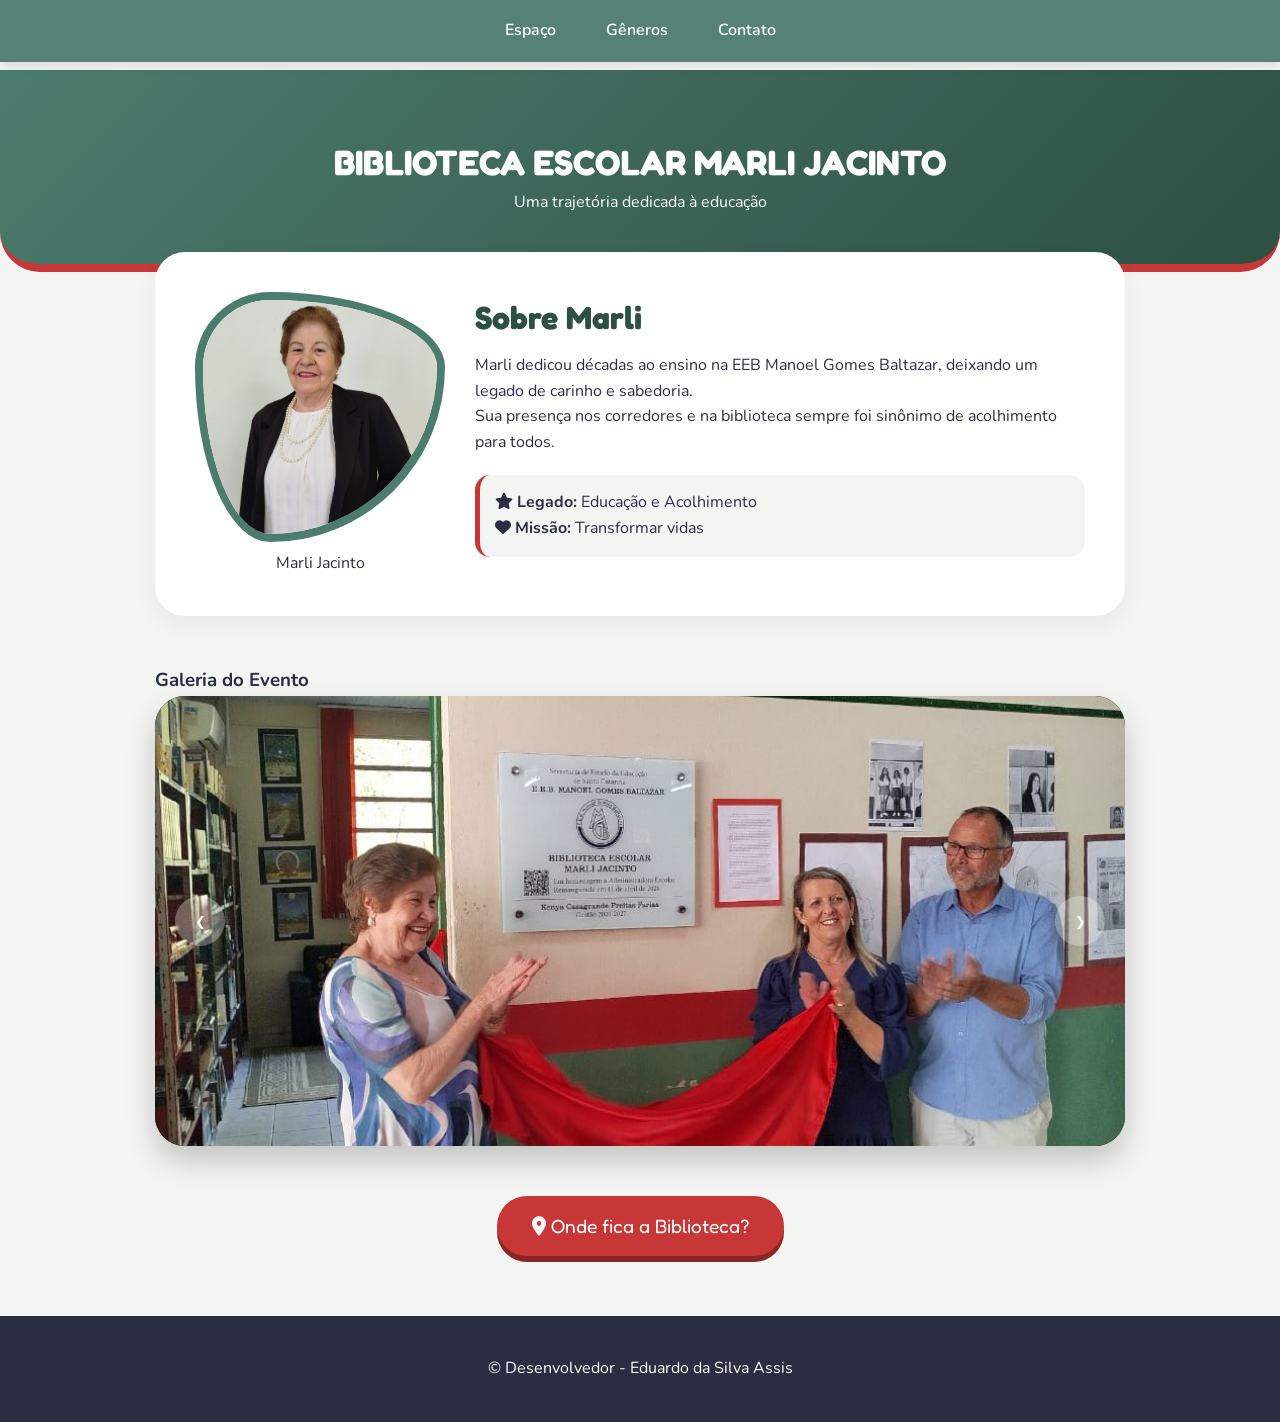
<file: index.html>
<!DOCTYPE html>
<html lang="pt-br">
<head>
    <meta charset="UTF-8">
    <meta name="viewport" content="width=device-width, initial-scale=1.0">
    <title>Biblioteca Escolar Marli Jacinto</title>
    <link rel="icon" type="image/png" href="img/icone.png">
    <link rel="stylesheet" href="style/style.css">
    <link rel="stylesheet" href="https://cdnjs.cloudflare.com/ajax/libs/font-awesome/6.0.0/css/all.min.css">
</head>
<body>

    <nav class="top-menu">
        <ul>
            <li><a href="pages/Conhecendo_biblioteca.html">Espaço</a></li>
            <li><a href="pages/generos.html">Gêneros</a></li>
            <li><a href="https://wa.me/4888347852" target="_blank">Contato</a></li>
        </ul>
    </nav>

    <header>
        <h1>BIBLIOTECA ESCOLAR MARLI JACINTO</h1>
        <p>Uma trajetória dedicada à educação</p>
    </header>

    <main class="container">
        <section class="bio-section">
            <div class="bio-photo-column">
                <div class="profile-frame">
                    <img src="img/Perfil.jpg" alt="Foto de Marli" class="main-photo" width="250" height="250" decoding="async">
                </div>
                <p class="photo-caption">Marli Jacinto</p>
            </div>

            <div class="bio-text-column">
                <div class="bio-text">
                    <h2>Sobre Marli</h2>
                    <p>Marli dedicou décadas ao ensino na EEB Manoel Gomes Baltazar, deixando um legado de carinho e sabedoria.</p>
                    <p>Sua presença nos corredores e na biblioteca sempre foi sinônimo de acolhimento para todos.</p>
                </div>
                <div class="bio-details-box">
                    <p><i class="fas fa-star icon-color"></i> <strong>Legado:</strong> Educação e Acolhimento</p>
                    <p><i class="fas fa-heart icon-color"></i> <strong>Missão:</strong> Transformar vidas</p>
                </div>
            </div>
        </section>

        <section class="carousel-container">
            <h3>Galeria do Evento</h3>
            <div class="carousel">
                <div class="carousel-item active">
                    <img src="img/evento1.jpg" alt="Evento 1" width="1000" height="450" decoding="async">
                </div>
                <div class="carousel-item">
                    <img src="img/evento2.jpg" alt="Evento 2" width="1000" height="450" loading="lazy" decoding="async">
                </div>
                <div class="carousel-item">
                    <img src="img/evento3.jpg" alt="Evento 3" width="1000" height="450" loading="lazy" decoding="async">
                </div>
                <div class="carousel-item">
                    <img src="img/evento4.jpg" alt="Evento 4" width="1000" height="450" loading="lazy" decoding="async">
                </div>
                <div class="carousel-item">
                    <img src="img/evento5.jpg" alt="Evento 5" width="1000" height="450" loading="lazy" decoding="async">
                </div>
                <div class="carousel-item">
                    <img src="img/evento6.jpg" alt="Evento 6" width="1000" height="450" loading="lazy" decoding="async">
                </div>
                <div class="carousel-item">
                    <img src="img/evento7.jpg" alt="Evento 7" width="1000" height="450" loading="lazy" decoding="async">
                </div>
                <div class="carousel-item">
                    <img src="img/evento8.jpg" alt="Evento 8" width="1000" height="450" loading="lazy" decoding="async">
                </div>
                <button class="prev" onclick="changeSlide(-1)">❮</button>
                <button class="next" onclick="changeSlide(1)">❯</button>
            </div>
        </section>

        <section class="map-section">
            <button id="btn-mapa" class="btn-interactive">
                <i class="fas fa-map-marker-alt"></i> Onde fica a Biblioteca?
            </button>
            
            <div id="map-container" class="hidden">
                <iframe 
                    src="https://www.google.com/maps/embed?pb=!1m18!1m12!1m3!1d3494.655128574193!2d-49.454166323597455!3d-28.849125876884052!2m3!1f0!2f0!3f0!3m2!1i1024!2i768!4f13.1!3m3!1m2!1s0x9522296bf859edab%3A0x41ca1a74ee0f78a7!2sEeb%20Manoel%20Gomes%20Baltazar!5e0!3m2!1spt-BR!2sbr!4v1773228024672!5m2!1spt-BR!2sbr" 
                    width="100%" 
                    height="450" 
                    style="border:0;" 
                    allowfullscreen="" 
                    loading="lazy" 
                    referrerpolicy="no-referrer-when-downgrade">
                </iframe>
            </div>
        </section>
    </main>
    <footer>
        <p>© Desenvolvedor - Eduardo da Silva Assis</p>
    </footer>

    <script src="script/script.js"></script>
</body>
</html>
</file>
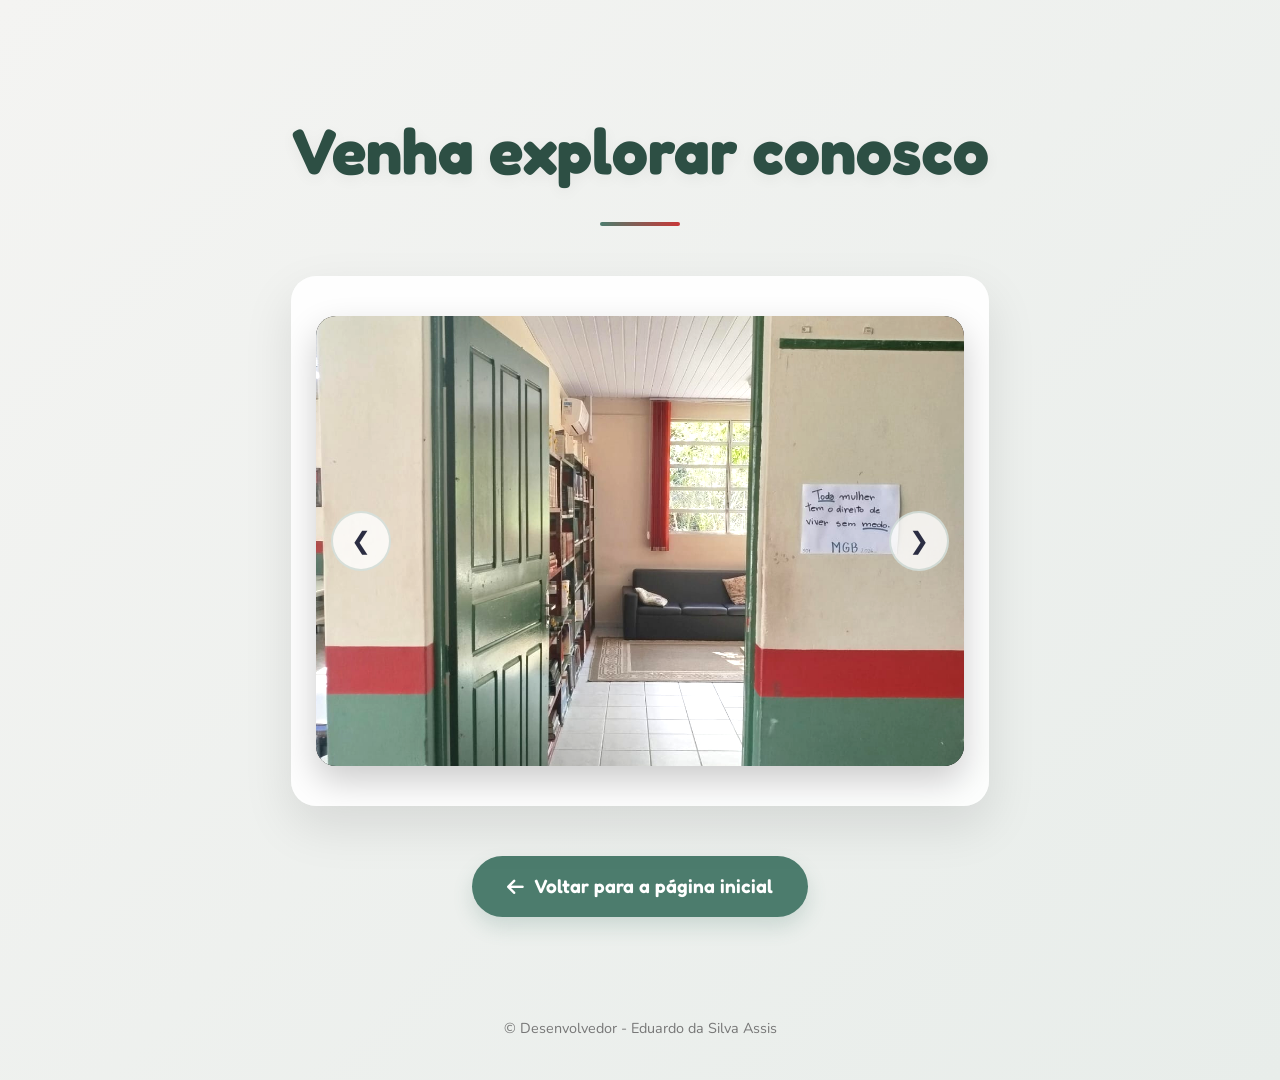
<file: pages/Conhecendo_biblioteca.html>
<!DOCTYPE html>
<html lang="pt-br">
<head>
    <meta charset="UTF-8">
    <meta name="viewport" content="width=device-width, initial-scale=1.0">
    <title>Conhecendo a Biblioteca</title>
    <link rel="icon" type="image/png" href="../img/icone.png">
    <link rel="stylesheet" href="../style/style.css">
    <link rel="stylesheet" href="https://cdnjs.cloudflare.com/ajax/libs/font-awesome/6.0.0/css/all.min.css">
    <link rel="stylesheet" href="../style/Conhecendo_biblioteca.css">
</head>
<body class="page-biblioteca">

    <main class="container">
        <h1>Venha explorar conosco</h1>

        <section class="carousel-container">
            <div class="carousel">
                <div class="carousel-item active">
                    <img src="../img/conhecendo1.jpeg" alt="Conhecendo 1" width="1000" height="450" decoding="async">
                </div>
                <div class="carousel-item">
                    <img src="../img/Conhecendo2.jpeg" alt="Conhecendo 2" width="1000" height="450" loading="lazy" decoding="async">
                </div>
                <div class="carousel-item">
                    <img src="../img/conhecendo3.jpeg" alt="Conhecendo 3" width="1000" height="450" loading="lazy" decoding="async">
                </div>
                <div class="carousel-item">
                    <img src="../img/conhecendo4.jpeg" alt="Conhecendo 4" width="1000" height="450" loading="lazy" decoding="async">
                </div>

                <button class="prev" onclick="changeSlide(-1)" aria-label="Slide anterior">❮</button>
                <button class="next" onclick="changeSlide(1)" aria-label="Próximo slide">❯</button>
            </div>
        </section>

        <section class="back-section">
            <a href="../index.html" class="btn-interactive" style="text-decoration: none;">
                <i class="fas fa-arrow-left"></i> Voltar para a página inicial
            </a>
        </section>
    </main>

    <footer>
        <p>© Desenvolvedor - Eduardo da Silva Assis</p>
    </footer>

    <script src="../script/Conhecendo_biblioteca.js"></script>
</body>
</html>
</file>
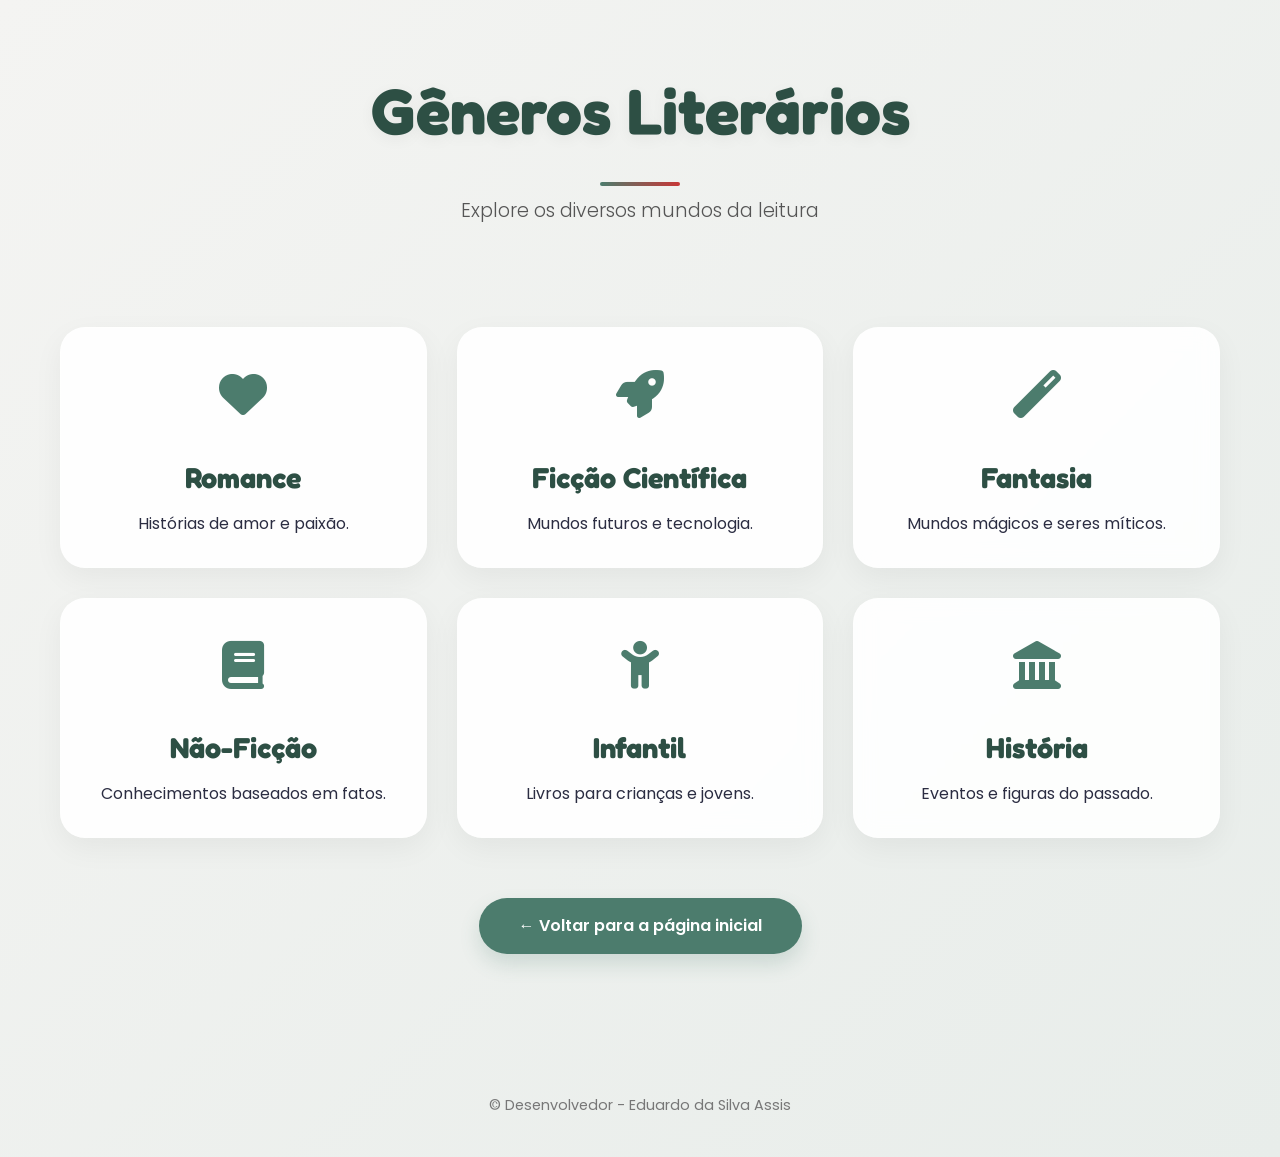
<file: pages/generos.html>
<!DOCTYPE html>
<html lang="pt-br">
<head>
    <meta charset="UTF-8">
    <meta name="viewport" content="width=device-width, initial-scale=1.0">
    <title>Gêneros Literários</title>
    <link rel="icon" type="image/png" href="../img/icone.png">
    <link rel="stylesheet" href="../style/genero.css">
    <link rel="stylesheet" href="https://cdnjs.cloudflare.com/ajax/libs/font-awesome/6.0.0/css/all.min.css">
</head>
<body>

    <header>
        <h1>Gêneros Literários</h1>
        <p>Explore os diversos mundos da leitura</p>
    </header>

    <main class="container">
        <section class="genres-section">
            <div class="genres-grid">
                <div class="genre-card" onclick="toggleGenre(this)">
                    <div class="genre-icon"><i class="fas fa-heart"></i></div>
                    <h3>Romance</h3>
                    <p>Histórias de amor e paixão.</p>
                    <div class="genre-details">
                        <p><strong>Romântico:</strong> Amor apaixonado e finais felizes.</p>
                        <p><strong>Histórico:</strong> Amor em contextos passados.</p>
                    </div>
                </div>

                <div class="genre-card" onclick="toggleGenre(this)">
                    <div class="genre-icon"><i class="fas fa-rocket"></i></div>
                    <h3>Ficção Científica</h3>
                    <p>Mundos futuros e tecnologia.</p>
                    <div class="genre-details">
                        <p><strong>Space Opera:</strong> Aventuras espaciais épicas.</p>
                        <p><strong>Cyberpunk:</strong> Futuro distópico com alta tecnologia.</p>
                    </div>
                </div>

                <div class="genre-card" onclick="toggleGenre(this)">
                    <div class="genre-icon"><i class="fas fa-magic"></i></div>
                    <h3>Fantasia</h3>
                    <p>Mundos mágicos e seres míticos.</p>
                    <div class="genre-details">
                        <p><strong>Alta Fantasia:</strong> Mundos complexos e épicos.</p>
                        <p><strong>Urban Fantasy:</strong> Magia no mundo moderno.</p>
                    </div>
                </div>

                <div class="genre-card" onclick="toggleGenre(this)">
                    <div class="genre-icon"><i class="fas fa-book"></i></div>
                    <h3>Não-Ficção</h3>
                    <p>Conhecimentos baseados em fatos.</p>
                    <div class="genre-details">
                        <p><strong>Biografias:</strong> Vidas de pessoas reais.</p>
                        <p><strong>Ciência:</strong> Descobertas e teorias.</p>
                    </div>
                </div>

                <div class="genre-card" onclick="toggleGenre(this)">
                    <div class="genre-icon"><i class="fas fa-child"></i></div>
                    <h3>Infantil</h3>
                    <p>Livros para crianças e jovens.</p>
                    <div class="genre-details">
                        <p><strong>Contos:</strong> Histórias curtas e divertidas.</p>
                        <p><strong>Educativos:</strong> Aprendizado através da leitura.</p>
                    </div>
                </div>

                <div class="genre-card" onclick="toggleGenre(this)">
                    <div class="genre-icon"><i class="fas fa-landmark"></i></div>
                    <h3>História</h3>
                    <p>Eventos e figuras do passado.</p>
                    <div class="genre-details">
                        <p><strong>Antiga:</strong> Civilizações clássicas.</p>
                        <p><strong>Moderna:</strong> Séculos recentes.</p>
                    </div>
                </div>
            </div>
        </section>

        <section class="back-section">
            <a href="../index.html" class="btn-interactive" style="text-decoration: none;">← Voltar para a página inicial</a>
        </section>
    </main>

    <footer>
        <p>© Desenvolvedor - Eduardo da Silva Assis</p>
    </footer>

    <script src="../script/generos.js"></script>
    <script>
        function toggleGenre(card) {
            const details = card.querySelector('.genre-details');
            const isVisible = details.style.display === 'block';
            details.style.display = isVisible ? 'none' : 'block';
            card.classList.toggle('expanded', !isVisible);
        }
    </script>
</body>
</html>
</file>
<file: style/style.css>
@import url('https://fonts.googleapis.com/css2?family=Fredoka:wght@400;600&family=Nunito:wght@400;700&display=swap');

/* CORES ATUALIZADAS COM BASE NA FOTO DA ESCOLA */
:root {
    --primaria: #4c7c6d;    /* Verde Musgo da base da parede */
    --secundaria: #c83737;  /* Vermelho da faixa central */
    --detalhe: #c83737;     /* Usando o vermelho para detalhes e bordas */
    --educativo: #2d4f44;   /* Um verde mais escuro para contrastar textos */
    --fundo: #f4f4f2;       /* Branco/Gelo da parte superior da parede */
    --texto: #2b2d42;       /* Mantido escuro para leitura */
}

* { margin: 0; padding: 0; box-sizing: border-box; }

body {
    background-color: var(--fundo);
    color: var(--texto);
    font-family: 'Nunito', sans-serif;
    line-height: 1.6;
    overflow-x: hidden;
}

header {
    background: linear-gradient(135deg, var(--primaria), var(--educativo));
    color: white;
    text-align: center;
    padding: 4rem 1rem 3rem;
    border-bottom: 8px solid var(--detalhe);
    border-radius: 0 0 40px 40px;
    margin-top: 70px;
}

header h1 { font-family: 'Fredoka', sans-serif; font-size: 2.2rem; }

/* MENU SUPERIOR ESTRUTURA PRINCIPAL */
.top-menu {
    position: fixed;
    top: 0;
    left: 0;
    width: 100%;
    background: rgba(76, 124, 109, 0.95); /* Versão semi-transparente do Verde */
    backdrop-filter: blur(10px);
    z-index: 1000;
    padding: 10px 0;
    box-shadow: 0 4px 10px rgba(0, 0, 0, 0.1);
    display: flex;
    align-items: center;
    min-height: 60px;
}

.top-menu ul {
    list-style: none;
    display: flex;
    justify-content: center;
    align-items: center;
    gap: 20px;
    margin: 0 auto;
    width: 100%;
    padding: 0 10px;
}

.top-menu li a {
    color: white;
    text-decoration: none;
    font-weight: 600;
    padding: 8px 15px;
    border-radius: 25px;
    transition: background 0.3s ease, transform 0.2s ease;
    white-space: nowrap; 
    display: block;
}

.top-menu li a:hover {
    background: rgba(255, 255, 255, 0.2);
    transform: translateY(-2px);
}

.container {
    max-width: 1000px;
    margin: -20px auto 50px;
    padding: 0 15px;
}

.bio-section {
    background: white;
    padding: 40px;
    border-radius: 30px;
    display: flex;
    gap: 30px;
    box-shadow: 0 10px 25px rgba(0,0,0,0.05);
}

.bio-photo-column { flex: 0 0 250px; text-align: center; }
.main-photo { 
    width: 250px; 
    height: 250px; 
    border-radius: 30% 70% 70% 30% / 30% 30% 70% 70%; 
    object-fit: cover; 
    border: 8px solid var(--primaria);
    transition: transform 0.4s ease, box-shadow 0.4s ease;
}

.main-photo:hover {
    transform: scale(1.03) rotate(3deg);
    box-shadow: 0 15px 35px rgba(76, 124, 109, 0.4);
}

.bio-text h2 { color: var(--educativo); font-family: 'Fredoka', sans-serif; font-size: 2rem; margin-bottom: 10px; }
.bio-details-box { background: var(--fundo); padding: 15px; border-radius: 15px; border-left: 5px solid var(--detalhe); margin-top: 20px; }

/* CARROSSEL */
.carousel-container { margin-top: 50px; }
.carousel { position: relative; height: 450px; border-radius: 30px; overflow: hidden; background: #000; box-shadow: 0 15px 30px rgba(0,0,0,0.2); }
.carousel-item { position: absolute; width: 100%; height: 100%; opacity: 0; transition: opacity 0.6s ease-in-out; z-index: 0; }
.carousel-item.active { opacity: 1; z-index: 1; }
.carousel-item img { width: 100%; height: 100%; object-fit: cover; }

.prev, .next { position: absolute; top: 50%; transform: translateY(-50%); background: rgba(255, 255, 255, 0.3); color: white; border: none; width: 50px; height: 50px; border-radius: 50%; cursor: pointer; z-index: 10; }
.prev { left: 20px; }
.next { right: 20px; }

/* MAPA */
.map-section { 
    margin-top: 50px; 
    display: flex; 
    flex-direction: column; 
    align-items: center; 
    width: 100%;
}

.btn-interactive {
    background: var(--detalhe);
    color: white;
    padding: 18px 35px;
    border-radius: 50px;
    border: none;
    font-family: 'Fredoka', sans-serif;
    font-size: 1.2rem;
    box-shadow: 0 6px 0 #8c2626; /* Sombra do botão em vermelho escuro */
    cursor: pointer;
}

#map-container { 
    width: 100%; 
    max-width: 800px; 
    margin: 30px auto 0 auto; 
    border-radius: 20px; 
    overflow: hidden; 
    box-shadow: 0 10px 20px rgba(0,0,0,0.1);
    display: block;
}

#map-container iframe {
    display: block;
    width: 100%; 
}

.hidden { display: none !important; }

footer { background: var(--texto); color: white; text-align: center; padding: 40px; margin-top: 60px; }

.contact-section {
    background: white;
    padding: 40px 20px;
    margin: 40px auto;
    border-radius: 20px;
    box-shadow: 0 10px 25px rgba(0,0,0,0.05);
    text-align: center;
}

.contact-section h2 {
    color: var(--educativo);
    font-family: 'Fredoka', sans-serif;
    margin-bottom: 20px;
}

.genres-grid {
    display: grid;
    grid-template-columns: repeat(auto-fit, minmax(300px, 1fr));
    gap: 20px;
    margin-top: 30px;
}

.genre-card {
    background: white;
    padding: 20px;
    border-radius: 15px;
    box-shadow: 0 5px 15px rgba(0,0,0,0.1);
    text-align: center;
    cursor: pointer;
    transition: transform 0.3s ease, box-shadow 0.3s ease;
    border: 2px solid transparent;
}

.genre-card:hover {
    transform: translateY(-5px);
    box-shadow: 0 10px 25px rgba(0,0,0,0.15);
    border-color: var(--primaria);
}

.genre-card.expanded {
    border-color: var(--detalhe);
    background: var(--fundo);
}

.genre-icon {
    font-size: 3rem;
    color: var(--primaria);
    margin-bottom: 15px;
}

.genre-card h3 {
    color: var(--educativo);
    font-family: 'Fredoka', sans-serif;
    margin-bottom: 10px;
}

.genre-card p {
    color: var(--texto);
    line-height: 1.5;
}

.genre-details {
    display: none;
    margin-top: 15px;
    padding-top: 15px;
    border-top: 1px solid var(--fundo);
}

.genre-details p {
    margin-bottom: 8px;
    font-size: 0.9rem;
}

.back-section {
    text-align: center;
    margin-top: 40px;
}

/* --- AJUSTE MOBILE CORRIGIDO --- */
@media (max-width: 768px) {
    .top-menu {
        padding: 5px 0;
    }

    .top-menu ul {
        gap: 5px; 
        padding: 0 5px;
        overflow-x: auto; 
        justify-content: space-evenly; 
        flex-wrap: nowrap; 
        -webkit-overflow-scrolling: touch;
    }

    .top-menu ul::-webkit-scrollbar {
        display: none;
    }

    .top-menu li a {
        padding: 8px 10px;
        font-size: 0.85rem; 
    }

    header {
        margin-top: 60px;
        padding: 2.5rem 1rem 2rem;
    }

    .bio-section { flex-direction: column; align-items: center; text-align: center; }
    .carousel { height: 300px; }
}
</file>
<file: style/Conhecendo_biblioteca.css>
/* Estilização específica desta página */
.page-biblioteca {
    /* Gradiente suave usando o tom gelo da parede */
    background: linear-gradient(135deg, #f4f4f2, #e8edea);
    min-height: 100vh;
    display: flex;
    flex-direction: column;
    padding: 100px 0 0;
}

.page-biblioteca main {
    flex: 1;
    max-width: 1000px;
    margin: 0 auto;
    padding: 0 20px;
}

.page-biblioteca h1 {
    text-align: center;
    margin-bottom: 40px;
    font-family: 'Fredoka', sans-serif;
    font-size: clamp(2.5rem, 5vw, 4rem);
    color: var(--educativo); /* Verde escuro da escola */
    text-shadow: 0 4px 15px rgba(0, 0, 0, 0.05);
    position: relative;
}

.page-biblioteca h1::after {
    content: '';
    display: block;
    width: 80px;
    height: 4px;
    /* Linha decorativa com as cores da escola */
    background: linear-gradient(90deg, var(--primaria), var(--detalhe));
    margin: 20px auto 0;
    border-radius: 2px;
}

/* Carrossel aprimorado */
.page-biblioteca .carousel-container {
    position: relative;
    padding: 40px 25px;
    background: rgba(255, 255, 255, 0.9);
    border-radius: 25px;
    box-shadow: 0 20px 50px rgba(0, 0, 0, 0.1);
    backdrop-filter: blur(10px);
    overflow: hidden;
}

.page-biblioteca .carousel {
    max-width: 900px;
    margin: 0 auto;
    border-radius: 20px;
    overflow: hidden;
    position: relative;
    box-shadow: 0 15px 35px rgba(0, 0, 0, 0.2);
}

.page-biblioteca .carousel-item img {
    width: 100%;
    height: 500px;
    object-fit: cover;
    transition: transform 0.6s ease, filter 0.4s ease;
}

.page-biblioteca .carousel-item.active img {
    transform: scale(1.05);
    filter: brightness(1.1) contrast(1.05);
}

/* Botões do carrossel */
.page-biblioteca .prev,
.page-biblioteca .next {
    position: absolute;
    top: 50%;
    transform: translateY(-50%);
    background: rgba(255, 255, 255, 0.8);
    color: var(--texto);
    border: 2px solid rgba(76, 124, 109, 0.2); /* Borda em Verde Musgo suave */
    width: 60px;
    height: 60px;
    border-radius: 50%;
    cursor: pointer;
    z-index: 10;
    transition: all 0.3s ease;
    font-size: 1.5rem;
    display: flex;
    align-items: center;
    justify-content: center;
}

.page-biblioteca .prev:hover,
.page-biblioteca .next:hover {
    background: var(--primaria); /* Fica Verde Musgo no hover */
    color: white;
    transform: translateY(-50%) scale(1.1);
    box-shadow: 0 8px 20px rgba(76, 124, 109, 0.3);
}

.page-biblioteca .prev {
    left: 15px;
}

.page-biblioteca .next {
    right: 15px;
}

/* Seção do botão de voltar */
.back-section {
    text-align: center;
    margin-top: 50px;
}

.btn-interactive {
    display: inline-flex;
    align-items: center;
    gap: 10px;
    padding: 15px 35px;
    background: var(--primaria); /* Verde Musgo */
    color: white;
    border-radius: 50px;
    font-weight: 600;
    transition: all 0.3s cubic-bezier(0.175, 0.885, 0.32, 1.275);
    box-shadow: 0 10px 20px rgba(76, 124, 109, 0.2);
    border: none;
}

.btn-interactive:hover {
    background: var(--detalhe); /* Vermelho no hover */
    transform: translateY(-3px) scale(1.05);
    box-shadow: 0 15px 30px rgba(200, 55, 55, 0.3);
}

.btn-interactive i {
    transition: transform 0.3s ease;
}

.btn-interactive:hover i {
    transform: translateX(-5px);
}

footer {
    text-align: center;
    padding: 40px;
    font-size: 0.9rem;
    color: #777;
    background-color: transparent;
}

/* Responsividade */
@media (max-width: 768px) {
    .page-biblioteca {
        padding: 80px 0 120px;
    }

    .page-biblioteca .carousel-container {
        padding: 25px 15px;
    }

    .page-biblioteca .carousel-item img {
        height: 350px;
    }

    .page-biblioteca .prev,
    .page-biblioteca .next {
        width: 50px;
        height: 50px;
        font-size: 1.2rem;
    }
}
</file>
<file: style/genero.css>
/* Importação de fontes para manter o padrão */
@import url('https://fonts.googleapis.com/css2?family=Fredoka:wght@300;400;500;600;700&family=Poppins:wght@300;400;600&display=swap');

/* CORES ATUALIZADAS COM BASE NA FOTO DA ESCOLA */
:root {
    --primaria: #4c7c6d;    /* Verde Musgo da base da parede */
    --detalhe: #c83737;     /* Vermelho da faixa central */
    --texto: #2b2d42;       /* Tom escuro para leitura */
    --educativo: #2d4f44;   /* Verde escuro para títulos */
    /* Gradiente suave usando o tom gelo e um toque do verde da escola */
    --background-gradient: linear-gradient(135deg, #f4f4f2, #e8edea);
}

* {
    margin: 0;
    padding: 0;
    box-sizing: border-box;
}

body {
    font-family: 'Poppins', sans-serif;
    background: var(--background-gradient);
    min-height: 100vh;
    color: var(--texto);
    line-height: 1.6;
}

/* Header Estilizado */
header {
    padding: 60px 20px;
    text-align: center;
}

header h1 {
    font-family: 'Fredoka', sans-serif;
    font-size: clamp(2.5rem, 5vw, 4rem);
    color: var(--educativo);
    text-shadow: 0 4px 15px rgba(0, 0, 0, 0.05);
    margin-bottom: 10px;
}

header h1::after {
    content: '';
    display: block;
    width: 80px;
    height: 4px;
    /* Linha decorativa com as cores da escola */
    background: linear-gradient(90deg, var(--primaria), var(--detalhe));
    margin: 20px auto 0;
    border-radius: 2px;
}

header p {
    font-size: 1.2rem;
    color: #555;
    font-weight: 300;
}

/* Container Principal */
.container {
    max-width: 1200px;
    margin: 0 auto;
    padding: 0 20px 100px;
}

/* Grid de Gêneros */
.genres-grid {
    display: grid;
    grid-template-columns: repeat(auto-fit, minmax(280px, 1fr));
    gap: 30px;
    margin-top: 40px;
}

/* Cards de Gênero - Estilo Glassmorphism */
.genre-card {
    background: rgba(255, 255, 255, 0.9);
    padding: 30px;
    border-radius: 25px;
    text-align: center;
    box-shadow: 0 10px 30px rgba(0, 0, 0, 0.05);
    backdrop-filter: blur(10px);
    border: 1px solid rgba(255, 255, 255, 0.3);
    transition: all 0.4s cubic-bezier(0.175, 0.885, 0.32, 1.275);
    cursor: pointer;
    position: relative;
    overflow: hidden;
}

.genre-card:hover {
    transform: translateY(-10px);
    box-shadow: 0 20px 40px rgba(76, 124, 109, 0.15);
    border-color: var(--primaria);
}

.genre-card.expanded {
    border: 2px solid var(--detalhe);
    background: #fff;
}

/* Ícones */
.genre-icon {
    font-size: 3rem;
    color: var(--primaria);
    margin-bottom: 20px;
    transition: transform 0.3s ease;
}

.genre-card:hover .genre-icon {
    transform: scale(1.2);
    color: var(--detalhe); /* Ícone fica vermelho no hover */
}

.genre-card h3 {
    font-family: 'Fredoka', sans-serif;
    font-size: 1.8rem;
    color: var(--educativo);
    margin-bottom: 10px;
}

/* Detalhes (Escondidos inicialmente) */
.genre-details {
    display: none;
    margin-top: 20px;
    padding-top: 20px;
    border-top: 1px solid rgba(0, 0, 0, 0.05);
    text-align: left;
    animation: fadeIn 0.5s ease forwards;
}

.genre-details p {
    font-size: 0.95rem;
    margin-bottom: 8px;
}

.genre-details strong {
    color: var(--detalhe); /* Destaques internos em vermelho */
}

@keyframes fadeIn {
    from { opacity: 0; transform: translateY(10px); }
    to { opacity: 1; transform: translateY(0); }
}

/* Seção de Botão Voltar */
.back-section {
    text-align: center;
    margin-top: 60px;
}

.btn-interactive {
    display: inline-block;
    padding: 15px 40px;
    background: var(--primaria);
    color: white;
    border-radius: 50px;
    font-weight: 600;
    transition: all 0.3s ease;
    box-shadow: 0 10px 20px rgba(76, 124, 109, 0.2);
    border: none;
}

.btn-interactive:hover {
    background: var(--detalhe);
    transform: scale(1.05);
    box-shadow: 0 10px 25px rgba(200, 55, 55, 0.3);
}

/* Footer */
footer {
    text-align: center;
    padding: 40px;
    font-size: 0.9rem;
    color: #777;
}

/* Responsividade */
@media (max-width: 768px) {
    header {
        padding: 40px 15px;
    }
    
    .genres-grid {
        grid-template-columns: 1fr;
        gap: 20px;
    }
}s
</file>
